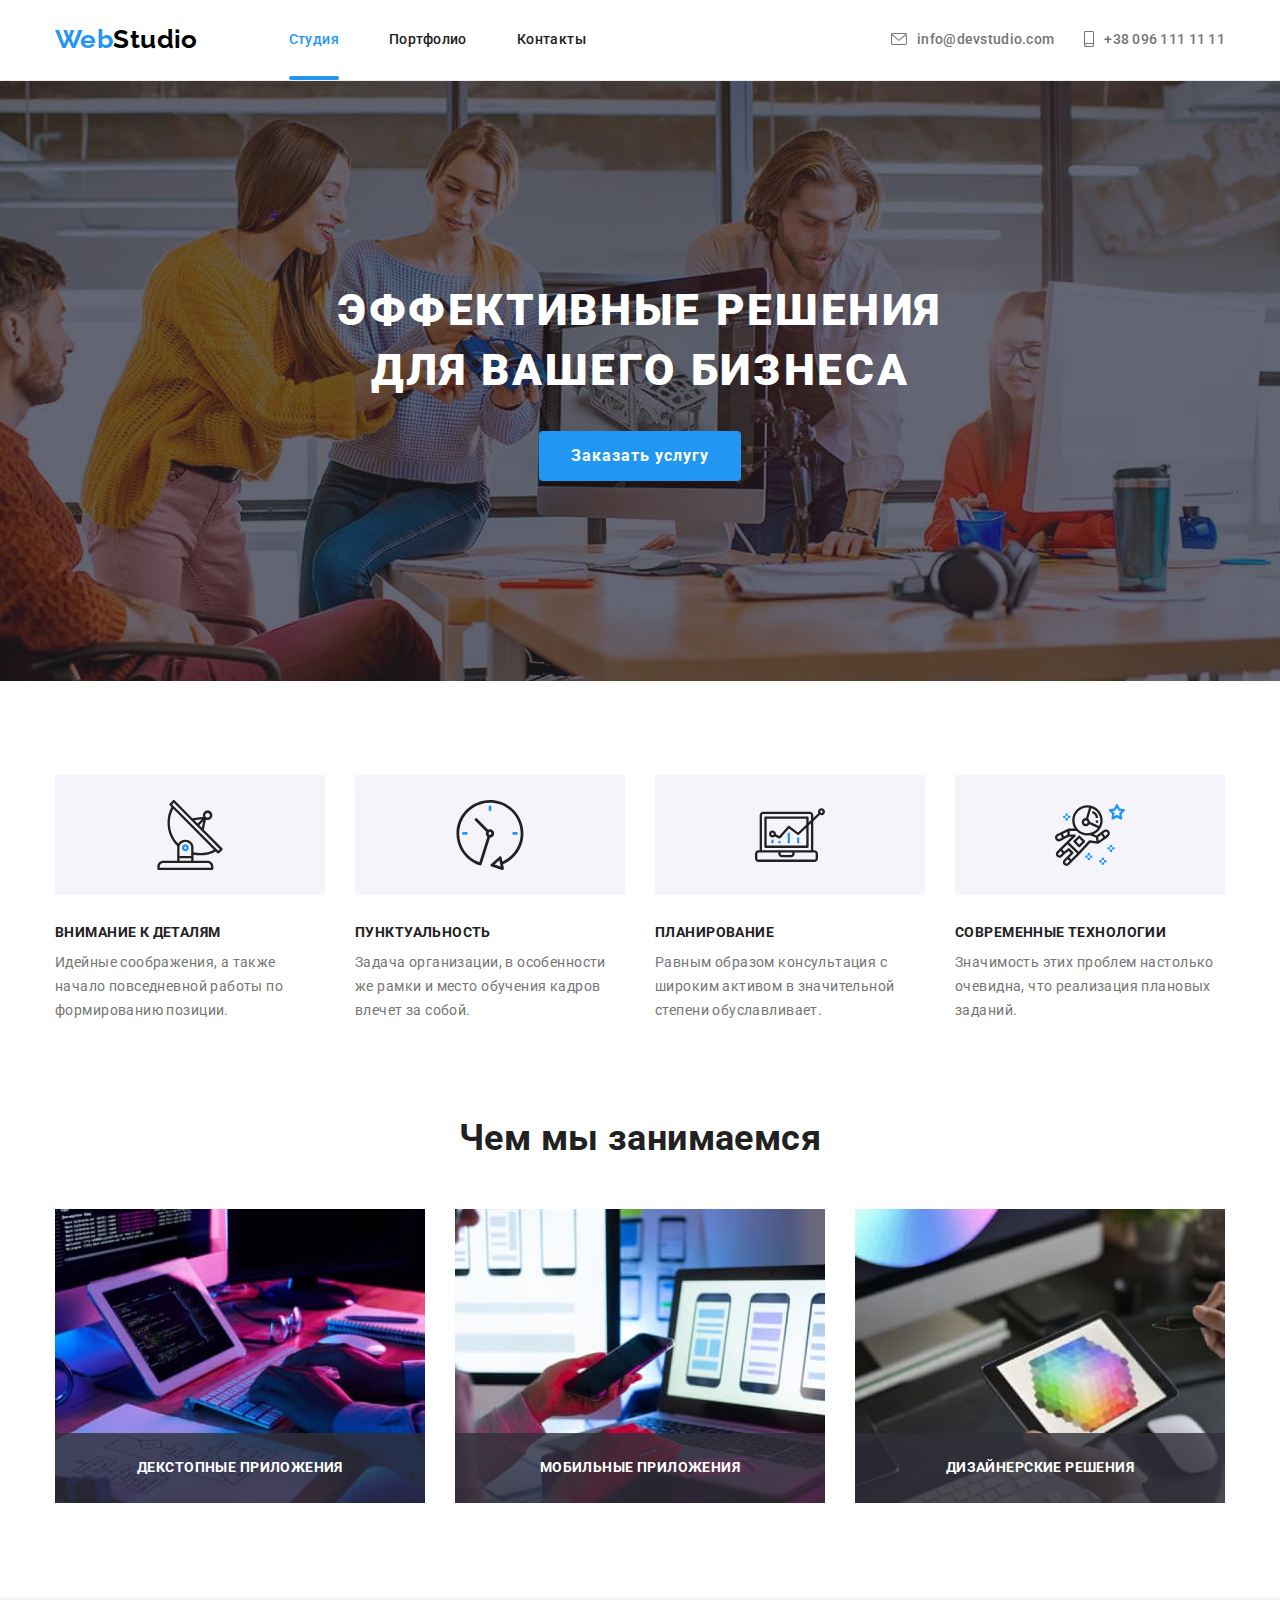
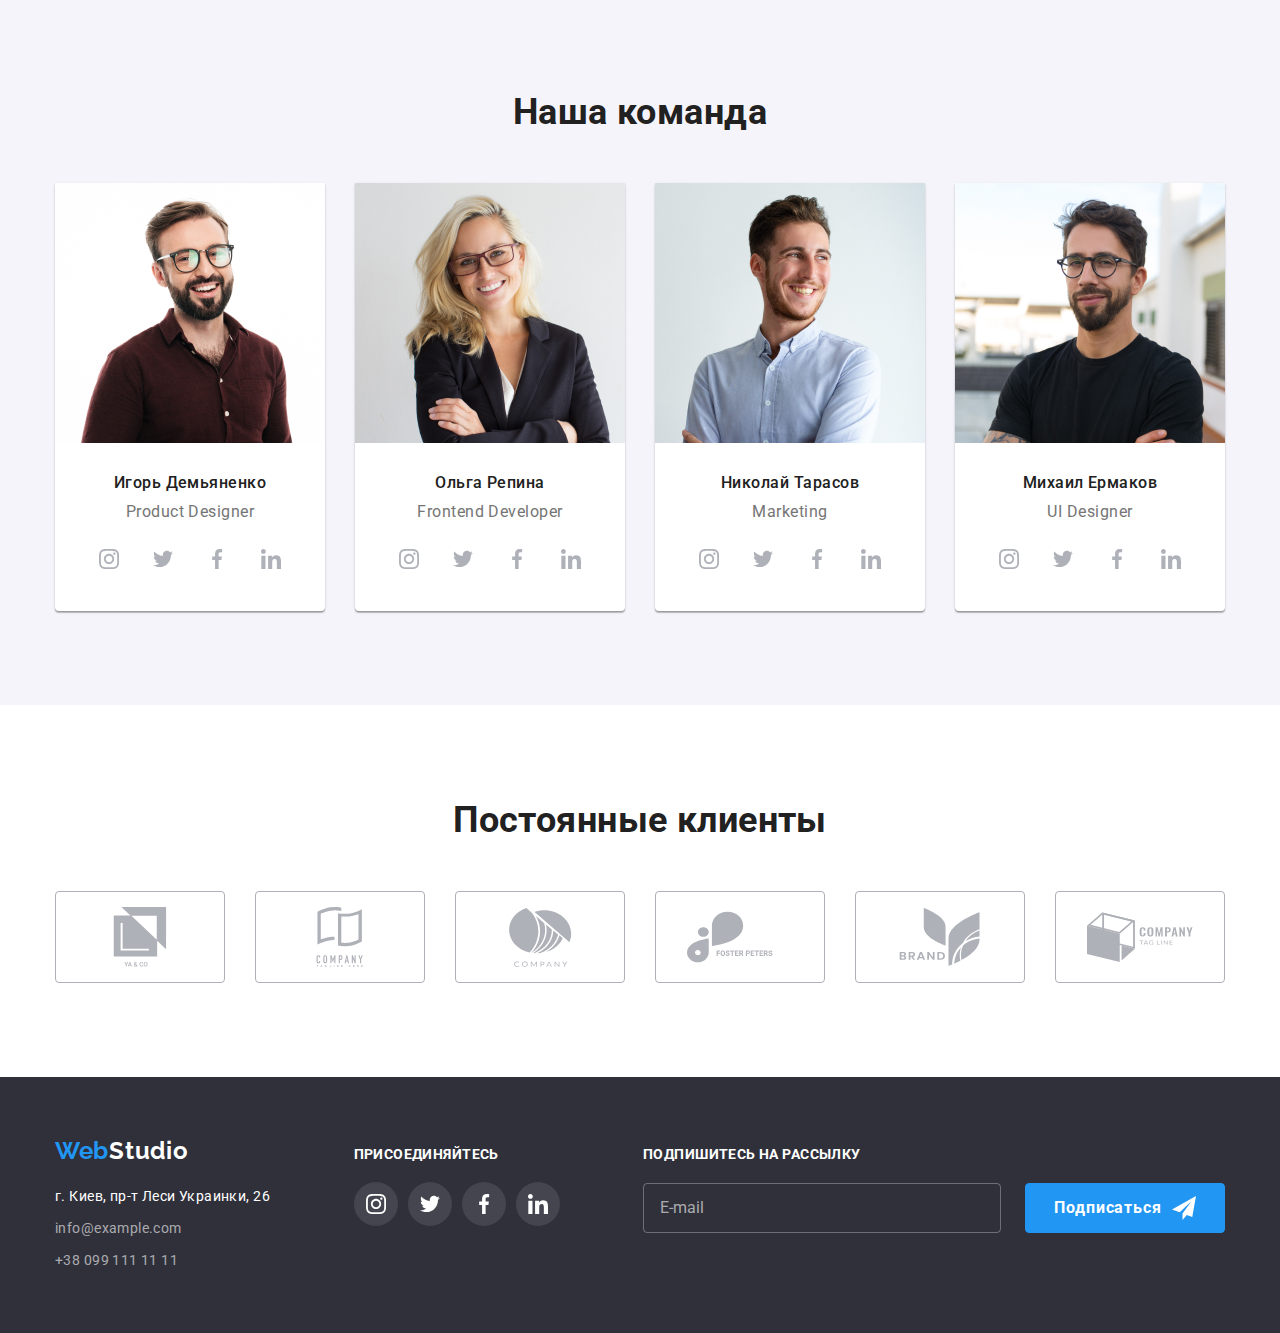
<file: index.html>
<!DOCTYPE html>
<html lang="ru">
  <head>
    <meta charset="UTF-8" />
    <meta http-equiv="X-UA-Compatible" content="IE=edge" />
    <meta name="viewport" content="width=device-width, initial-scale=1.0" />
    <title>Document</title>
    <link
      href="https://fonts.googleapis.com/css2?family=Raleway:wght@700&family=Roboto:wght@400;500;700;900&display=swap"
      rel="stylesheet"
    />
    <link
      rel="stylesheet"
      href="https://cdnjs.cloudflare.com/ajax/libs/modern-normalize/1.1.0/modern-normalize.min.css"
    />
    <!-- <link rel="stylesheet" href="./css/styles.css" /> -->
    <link rel="stylesheet" href="./css/main.min.css" />
  </head>
  <body>
    <!-- Шапка сайта -->
    <header class="page-header">
      <div class="container">
        <a href="index.html" class="logo__header"> Web<span class="logo__studio">Studio</span></a>
        <button type="button" class="mobile-open-btn">
          <svg class="mobile-soc-icon" width="40" height="40">
            <use href="./images/icons.svg#icon-menu_40px-1"></use>
          </svg>
        </button>
        <div class="nav-wrap">
          <nav class="nav">
            <ul class="nav__list list">
              <li class="nav__item"><a href="" class="nav__link current">Студия</a></li>
              <li class="nav__item"><a href="./portfolio.html" class="nav__link">Портфолио</a></li>
              <li class="nav__item"><a href="" class="nav__link">Контакты</a></li>
            </ul>
          </nav>

          <ul class="contacts header__contact list">
            <li class="nav__item">
              <a href="mailto:info@devstudio.com" class="nav__link">
                <svg class="item__icon-tab" width="14" height="10">
                  <use href="./images/icons.svg#icon-envelope-1-1"></use>
                </svg>
                <svg class="item__icon" width="16" height="12">
                  <use href="./images/icons.svg#icon-envelope"></use>
                </svg>
                info@devstudio.com</a
              >
            </li>
            <li class="nav__item">
              <a href="tel:+380961111111" class="nav__link">
                <svg class="item__icon-tab" width="10" height="14">
                  <use href="./images/icons.svg#icon-smartphone-1-1"></use>
                </svg>
                <svg class="item__icon" width="10" height="16">
                  <use href="./images/icons.svg#icon-smartphone"></use>
                </svg>
                +38 096 111 11 11
              </a>
            </li>
          </ul>
        </div>
      </div>

      <div class="mob-menu is-hidden">
        <div class="menu-container">
          <button type="button" class="mobile-close-btn">
            <svg class="mobile-soc-icon" width="40" height="40">
              <use href="./images/icons.svg#icon-close_40px-1"></use>
            </svg>
          </button>
          <div class="mob-menu-top">
            <ul class="mob-menu-list list">
              <li class="mob-menu-item">
                <a href="./index.html" class="mob-menu-link mob-menu-current">Студия</a>
              </li>
              <li class="mob-menu-item">
                <a href="./portfolio.html" class="mob-menu-link">Портфолио</a>
              </li>
              <li class="mob-menu-item"><a href="" class="mob-menu-link">Контакты</a></li>
            </ul>
          </div>
          <div class="mob-menu-bottom">
            <ul class="mob-contact list">
              <li class="mob-menu-item">
                <a href="tel:+380961111111" class="mob-tel-link"> +38 096 111 11 11 </a>
              </li>
              <li class="mob-menu-item">
                <a href="mailto:info@devstudio.com" class="mob-mail-link"> info@devstudio.com</a>
              </li>
            </ul>
            <ul class="mob-soc-list list">
              <li class="mob-soc-item">
                <a
                  href="Instagram"
                  class="mob-soc-link link"
                  target="_blank"
                  rel="noopener nofollow noreferrer"
                  >Instagram</a
                >
              </li>
              <li class="mob-soc-item">
                <a
                  href="Twitter"
                  class="mob-soc-link link"
                  target="_blank"
                  rel="noopener nofollow noreferrer"
                  >Twitter</a
                >
              </li>
              <li class="mob-soc-item">
                <a
                  href="Facebook"
                  class="mob-soc-link link"
                  target="_blank"
                  rel="noopener nofollow noreferrer"
                  >Facebook</a
                >
              </li>
              <li class="mob-soc-item">
                <a
                  href="LinkedIn"
                  class="mob-soc-link link"
                  target="_blank"
                  rel="noopener nofollow noreferrer"
                  >LinkedIn</a
                >
              </li>
            </ul>
          </div>
        </div>
      </div>
    </header>

    <main>
      <!--Герой-->

      <section class="hero">
        <div class="container">
          <h1 class="hero__title">Эффективные решения для вашего бизнеса</h1>
          <button type="button" class="hero__btn" data-modal-open>Заказать услугу</button>
        </div>
      </section>

      <!--Преемущество-->
      <section class="section section-feature">
        <div class="container">
          <h2 class="visually-hidden">Преемущество</h2>
          <ul class="feature-list list">
            <li class="feature-list__item">
              <div class="feature__thumb">
                <svg class="feature__icon" width="70" height="70">
                  <use href="./images/icons.svg#icon-antenna"></use>
                </svg>
              </div>
              <h3 class="feature__title">Внимание к деталям</h3>
              <p class="feature__text-title">
                Идейные соображения, а также начало повседневной работы по формированию позиции.
              </p>
            </li>
            <li class="feature-list__item">
              <div class="feature__thumb">
                <svg class="feature__icon" width="70" height="70">
                  <use href="./images/icons.svg#icon-clock"></use>
                </svg>
              </div>
              <h3 class="feature__title">Пунктуальность</h3>
              <p class="feature__text-title">
                Задача организации, в особенности же рамки и место обучения кадров влечет за собой.
              </p>
            </li>
            <li class="feature-list__item">
              <div class="feature__thumb">
                <svg class="feature__icon" width="70" height="70">
                  <use href="./images/icons.svg#icon-diagram"></use>
                </svg>
              </div>
              <h3 class="feature__title">Планирование</h3>
              <p class="feature__text-title">
                Равным образом консультация с широким активом в значительной степени обуславливает.
              </p>
            </li>
            <li class="feature-list__item">
              <div class="feature__thumb">
                <svg class="feature__icon" width="70" height="70">
                  <use href="./images/icons.svg#icon-astronaut"></use>
                </svg>
              </div>
              <h3 class="feature__title">Современные технологии</h3>
              <p class="feature__text-title">
                Значимость этих проблем настолько очевидна, что реализация плановых заданий.
              </p>
            </li>
          </ul>
        </div>
      </section>
      <!--Примеры работ-->

      <section class="section section-work work">
        <div class="container">
          <h2 class="section-title">Чем мы занимаемся</h2>
          <ul class="work-list-img list">
            <li class="images">
              <img
                srcset="./images/box.jpg 1x, ./images/box-2x.jpg 2x"
                src="./images/box.jpg"
                alt="Пишем код"
                width="370"
              />
              <p class="work-content">декстопные приложения</p>
            </li>
            <li class="images">
              <img
                srcset="./images/box-2.jpg 1x, ./images/box-2-2x.jpg 2x"
                src="./images/box-2.jpg"
                alt="Делаем оптимизацию"
                width="370"
              />
              <p class="work-content">мобильные приложения</p>
            </li>
            <li class="images">
              <img
                srcset="./images/box-3.jpg 1x, ./images/box-3-2x.jpg 2x"
                src="./images/box-3.jpg"
                alt="Рисуем логотипы"
                width="370"
              />
              <p class="work-content">дизайнерские решения</p>
            </li>
          </ul>
        </div>
      </section>

      <!--Наша команда-->
      <section class="section-team">
        <div class="container">
          <h2 class="section-title">Наша команда</h2>
          <ul class="team-list list">
            <li class="team-list__item">
              <picture>
                <source
                  srcset="./images/demianenko-pc.jpg 1x, ./images/demianenko-pc-2x.jpg 2x"
                  media="(min-width:1200px)"
                />
                <source
                  srcset="./images/demianenko-tab.jpg 1x, ./images/demianenko-tab-2x.jpg 2x"
                  media="(min-width:768px)"
                />
                <source
                  srcset="./images/demianenko-mob.jpg 1x, ./images/demianenko-mob-2x.jpg 2x"
                  media="(min-width:480px)"
                />
                <img src="./images/demianenko-mob.jpg" alt="Игорь Демьяненко" width="450" />
              </picture>

              <div class="team__content">
                <h3 class="section-title__team">Игорь Демьяненко</h3>
                <p class="team__top-text" lang="en">Product Designer</p>
                <ul class="employees__soc-list list">
                  <li class="employees__soc-item">
                    <a href="" class="employees__soc-link link">
                      <svg class="employees__soc-icon" width="20" height="20">
                        <use href="./images/icons.svg#icon-instagram-2-1"></use>
                      </svg>
                    </a>
                  </li>
                  <li class="employees__soc-item">
                    <a href="" class="employees__soc-link link">
                      <svg class="employees__soc-icon" width="20" height="20">
                        <use href="./images/icons.svg#icon-twitter-1-1"></use>
                      </svg>
                    </a>
                  </li>
                  <li class="employees__soc-item">
                    <a href="" class="employees__soc-link link">
                      <svg class="employees__soc-icon" width="20" height="20">
                        <use href="./images/icons.svg#icon-facebook-1-1"></use>
                      </svg>
                    </a>
                  </li>
                  <li class="employees__soc-item">
                    <a href="" class="employees__soc-link link"
                      ><svg class="employees__soc-icon" width="20" height="20">
                        <use href="./images/icons.svg#icon-linkedin-1-1"></use>
                      </svg>
                    </a>
                  </li>
                </ul>
              </div>
            </li>
            <li class="team-list__item">
              <picture>
                <source
                  srcset="./images/repina-pc.jpg 1x, ./images/repina-pc-2x.jpg 2x"
                  media="(min-width:1200px)"
                />
                <source
                  srcset="./images/repina-tab.jpg 1x, ./images/repina-tab-2x.jpg 2x"
                  media="(min-width:768px)"
                />
                <source
                  srcset="./images/repina-mob.jpg 1x, ./images/repina-mob-2x.jpg 2x"
                  media="(min-width:480px)"
                />
                <img src="./images/repina-mob.jpg" alt="Ольга Репина" width="450" />
              </picture>

              <div class="team__content">
                <h3 class="section-title__team">Ольга Репина</h3>
                <p class="team__top-text" lang="en">Frontend Developer</p>
                <ul class="employees__soc-list list">
                  <li class="employees__soc-item">
                    <a href="" class="employees__soc-link link">
                      <svg class="employees__soc-icon" width="20" height="20">
                        <use href="./images/icons.svg#icon-instagram-2-1"></use>
                      </svg>
                    </a>
                  </li>
                  <li class="employees__soc-item">
                    <a href="" class="employees__soc-link link">
                      <svg class="employees__soc-icon" width="20" height="20">
                        <use href="./images/icons.svg#icon-twitter-1-1"></use>
                      </svg>
                    </a>
                  </li>
                  <li class="employees__soc-item">
                    <a href="" class="employees__soc-link link">
                      <svg class="employees__soc-icon" width="20" height="20">
                        <use href="./images/icons.svg#icon-facebook-1-1"></use>
                      </svg>
                    </a>
                  </li>
                  <li class="employees__soc-item">
                    <a href="" class="employees__soc-link link"
                      ><svg class="employees__soc-icon" width="20" height="20">
                        <use href="./images/icons.svg#icon-linkedin-1-1"></use>
                      </svg>
                    </a>
                  </li>
                </ul>
              </div>
            </li>
            <li class="team-list__item">
              <picture>
                <source
                  srcset="./images/tarasov-pc.jpg 1x, ./images/tarasov-pc-2x.jpg 2x"
                  media="(min-width:1200px)"
                />
                <source
                  srcset="./images/tarasov-tab.jpg 1x, ./images/tarasov-tab-2x.jpg 2x"
                  media="(min-width:768px)"
                />
                <source
                  srcset="./images/tarasov-mob.jpg 1x, ./images/tarasov-mob-2x.jpg 2x"
                  media="(min-width:480px)"
                />
                <img src="./images/tarasov-mob.jpg" alt="Николай Тарасов" width="450" />
              </picture>

              <div class="team__content">
                <h3 class="section-title__team">Николай Тарасов</h3>
                <p class="team__top-text" lang="en">Marketing</p>
                <ul class="employees__soc-list list">
                  <li class="employees__soc-item">
                    <a href="" class="employees__soc-link link">
                      <svg class="employees__soc-icon" width="20" height="20">
                        <use href="./images/icons.svg#icon-instagram-2-1"></use>
                      </svg>
                    </a>
                  </li>
                  <li class="employees__soc-item">
                    <a href="" class="employees__soc-link link">
                      <svg class="employees__soc-icon" width="20" height="20">
                        <use href="./images/icons.svg#icon-twitter-1-1"></use>
                      </svg>
                    </a>
                  </li>
                  <li class="employees__soc-item">
                    <a href="" class="employees__soc-link link">
                      <svg class="employees__soc-icon" width="20" height="20">
                        <use href="./images/icons.svg#icon-facebook-1-1"></use>
                      </svg>
                    </a>
                  </li>
                  <li class="employees__soc-item">
                    <a href="" class="employees__soc-link link"
                      ><svg class="employees__soc-icon" width="20" height="20">
                        <use href="./images/icons.svg#icon-linkedin-1-1"></use>
                      </svg>
                    </a>
                  </li>
                </ul>
              </div>
            </li>
            <li class="team-list__item">
              <picture>
                <source
                  srcset="./images/ermakov-pc.jpg 1x, ./images/ermakov-pc-2x.jpg 2x"
                  media="(min-width:1200px)"
                />
                <source
                  srcset="./images/ermakov-tab.jpg 1x, ./images/ermakov-tab-2x.jpg 2x"
                  media="(min-width:768px)"
                />
                <source
                  srcset="./images/ermakov-mob.jpg 1x, ./images/ermakov-mob-2x.jpg 2x"
                  media="(min-width:480px)"
                />
                <img src="./images/ermakov-mob.jpg" alt="Михаил Ермаков" width="450" />
              </picture>

              <div class="team__content">
                <h3 class="section-title__team">Михаил Ермаков</h3>
                <p class="team__top-text" lang="en">UI Designer</p>
                <ul class="employees__soc-list list">
                  <li class="employees__soc-item">
                    <a href="" class="employees__soc-link link">
                      <svg class="employees__soc-icon" width="20" height="20">
                        <use href="./images/icons.svg#icon-instagram-2-1"></use>
                      </svg>
                    </a>
                  </li>
                  <li class="employees__soc-item">
                    <a href="" class="employees__soc-link link">
                      <svg class="employees__soc-icon" width="20" height="20">
                        <use href="./images/icons.svg#icon-twitter-1-1"></use>
                      </svg>
                    </a>
                  </li>
                  <li class="employees__soc-item">
                    <a href="" class="employees__soc-link link">
                      <svg class="employees__soc-icon" width="20" height="20">
                        <use href="./images/icons.svg#icon-facebook-1-1"></use>
                      </svg>
                    </a>
                  </li>
                  <li class="employees__soc-item">
                    <a href="" class="employees__soc-link link"
                      ><svg class="employees__soc-icon" width="20" height="20">
                        <use href="./images/icons.svg#icon-linkedin-1-1"></use>
                      </svg>
                    </a>
                  </li>
                </ul>
              </div>
            </li>
          </ul>
        </div>
      </section>
      <!--Постоянные клиенты-->
      <section class="section-clients">
        <div class="container">
          <h2 class="section-title">Постоянные клиенты</h2>
          <ul class="clients-soc-list list">
            <li class="clients-soc-item">
              <a href="" class="clients-soc-link link"
                ><svg class="clients-soc-icon" width="106" height="60">
                  <use href="./images/icons.svg#icon-ya-co"></use>
                </svg>
              </a>
            </li>
            <li class="clients-soc-item">
              <a href="" class="clients-soc-link link"
                ><svg class="clients-soc-icon" width="106" height="60">
                  <use href="./images/icons.svg#icon-tagline-here"></use>
                </svg>
              </a>
            </li>
            <li class="clients-soc-item">
              <a href="" class="clients-soc-link link"
                ><svg class="clients-soc-icon" width="106" height="60">
                  <use href="./images/icons.svg#icon-company"></use>
                </svg>
              </a>
            </li>
            <li class="clients-soc-item">
              <a href="" class="clients-soc-link link"
                ><svg class="clients-soc-icon" width="106" height="60">
                  <use href="./images/icons.svg#icon-foster-peters"></use>
                </svg>
              </a>
            </li>
            <li class="clients-soc-item">
              <a href="" class="clients-soc-link link"
                ><svg class="clients-soc-icon" width="106" height="60">
                  <use href="./images/icons.svg#icon-brand"></use>
                </svg>
              </a>
            </li>
            <li class="clients-soc-item">
              <a href="" class="clients-soc-link link"
                ><svg class="clients-soc-icon" width="106" height="60">
                  <use href="./images/icons.svg#icon-tagline"></use>
                </svg>
              </a>
            </li>
          </ul>
        </div>
      </section>
    </main>
    <!--Футер-->
    <footer class="page-footer">
      <div class="container">
        <div class="footer-div">
          <a href="index.html" class="logo__footer-img">
            Web<span class="logo-footer">Studio</span></a
          >
          <address>
            <ul class="contacts-footer-list list">
              <li class="footer-list-item">
                <a
                  href="https://goo.gl/maps/kiNc93dQbwmTf4A26"
                  class="link-map"
                  target="_blank"
                  rel="noopener nofollow"
                  >г. Киев, пр-т Леси Украинки, 26</a
                >
              </li>
              <li class="footer-list-item">
                <a href="mailto:info@example.com" class="link-footer">info@example.com</a>
              </li>
              <li class="footer-list-item">
                <a href="tel:+380991111111" class="link-footer">+38 099 111 11 11</a>
              </li>
            </ul>
          </address>
        </div>
        <div class="footer-soc">
          <h3 class="footer-soc-title">присоединяйтесь</h3>
          <ul class="footer-soc-list list">
            <li class="footer-soc-item">
              <a href class="footer-soc-link">
                <svg class="footer-soc-icon" width="20" height="20">
                  <use href="./images/icons.svg#icon-instagram-2-1"></use>
                </svg>
              </a>
            </li>
            <li class="footer-soc-item">
              <a href class="footer-soc-link">
                <svg class="footer-soc-icon" width="20" height="20">
                  <use href="./images/icons.svg#icon-twitter-1-1"></use>
                </svg>
              </a>
            </li>
            <li class="footer-soc-item">
              <a href class="footer-soc-link">
                <svg class="footer-soc-icon" width="20" height="20">
                  <use href="./images/icons.svg#icon-facebook-1-1"></use>
                </svg>
              </a>
            </li>
            <li class="footer-soc-item">
              <a href class="footer-soc-link">
                <svg class="footer-soc-icon" width="20" height="20">
                  <use href="./images/icons.svg#icon-linkedin-1-1"></use>
                </svg>
              </a>
            </li>
          </ul>
        </div>
        <!----------Форма футера----------->
        <div class="subscribe-footer">
          <p class="footer-title">Подпишитесь на рассылку</p>
          <form class="subscribe-form">
            <input
              class="footer-form-input"
              type="email"
              name="email"
              id="subscribe-email"
              placeholder="E-mail"
              required
            />
            <button type="submit" class="btn-subscribe">
              Подписаться
              <svg class="substrime-icon" width="24" height="24">
                <use href="./images/icons.svg#icon-icon-send-1"></use>
              </svg>
            </button>
          </form>
        </div>
      </div>
    </footer>
    <!-- Модальное окно -->
    <div class="backdrop is-hidden" data-modal>
      <div class="modal">
        <button type="button" class="modal-close-btn" data-modal-close>
          <svg class="modal-soc-icon" width="20" height="20">
            <use href="./images/icons.svg#icon-close-black-18dp-2-1-1"></use>
          </svg>
        </button>
        <p class="modal-title">Оставьте свои данные, мы вам перезвоним</p>
        <form>
          <div class="modal-field">
            <label for="user-name" class="modal-label">Имя</label>
            <div class="input-wrap">
              <input type="name" class="modal-input" name="user-name" required id="user-name" />

              <svg class="modal-icon" width="18" height="18">
                <use href="./images/icons.svg#icon-person-black-18dp-1-1"></use>
              </svg>
            </div>
          </div>
          <div class="modal-field">
            <label for="user-tel" class="modal-label">Телефон</label>
            <div class="input-wrap">
              <input type="tel" class="modal-input" name="user-tel" required id="user-tel" />
              <svg class="modal-icon" width="18" height="18">
                <use href="./images/icons.svg#icon-phone-black-18dp-1-1"></use>
              </svg>
            </div>
          </div>
          <div class="modal-field">
            <label for="user-email" class="modal-label">Почта</label>
            <div class="input-wrap">
              <input type="email" class="modal-input" name="user-email" required id="user-email" />
              <svg class="modal-icon" width="18" height="18">
                <use href="./images/icons.svg#icon-email-black-18dp-1-1"></use>
              </svg>
            </div>
          </div>
          <div class="modal-field comment-field">
            <label for="user-text" class="modal-label">Комментарий</label>

            <textarea
              name="user-text"
              id="user-text"
              class="modal-text"
              placeholder="Введите текст"
            ></textarea>
          </div>

          <div class="check">
            <input
              type="checkbox"
              name="privacy"
              value="true"
              class="modal-check visually-hidden"
              id="privacy"
            />
            <label for="privacy" class="check-text"
              >Соглашаюсь с рассылкой и принимаю<a class="textarea-link" href="">
                Условия договора</a
              >
            </label>
          </div>

          <button type="submit" class="modal-button">Отправить</button>
        </form>
      </div>
    </div>
    <script src="./js/modal.js"></script>
    <script src="./js/menu.js"></script>
  </body>
</html>
</file>
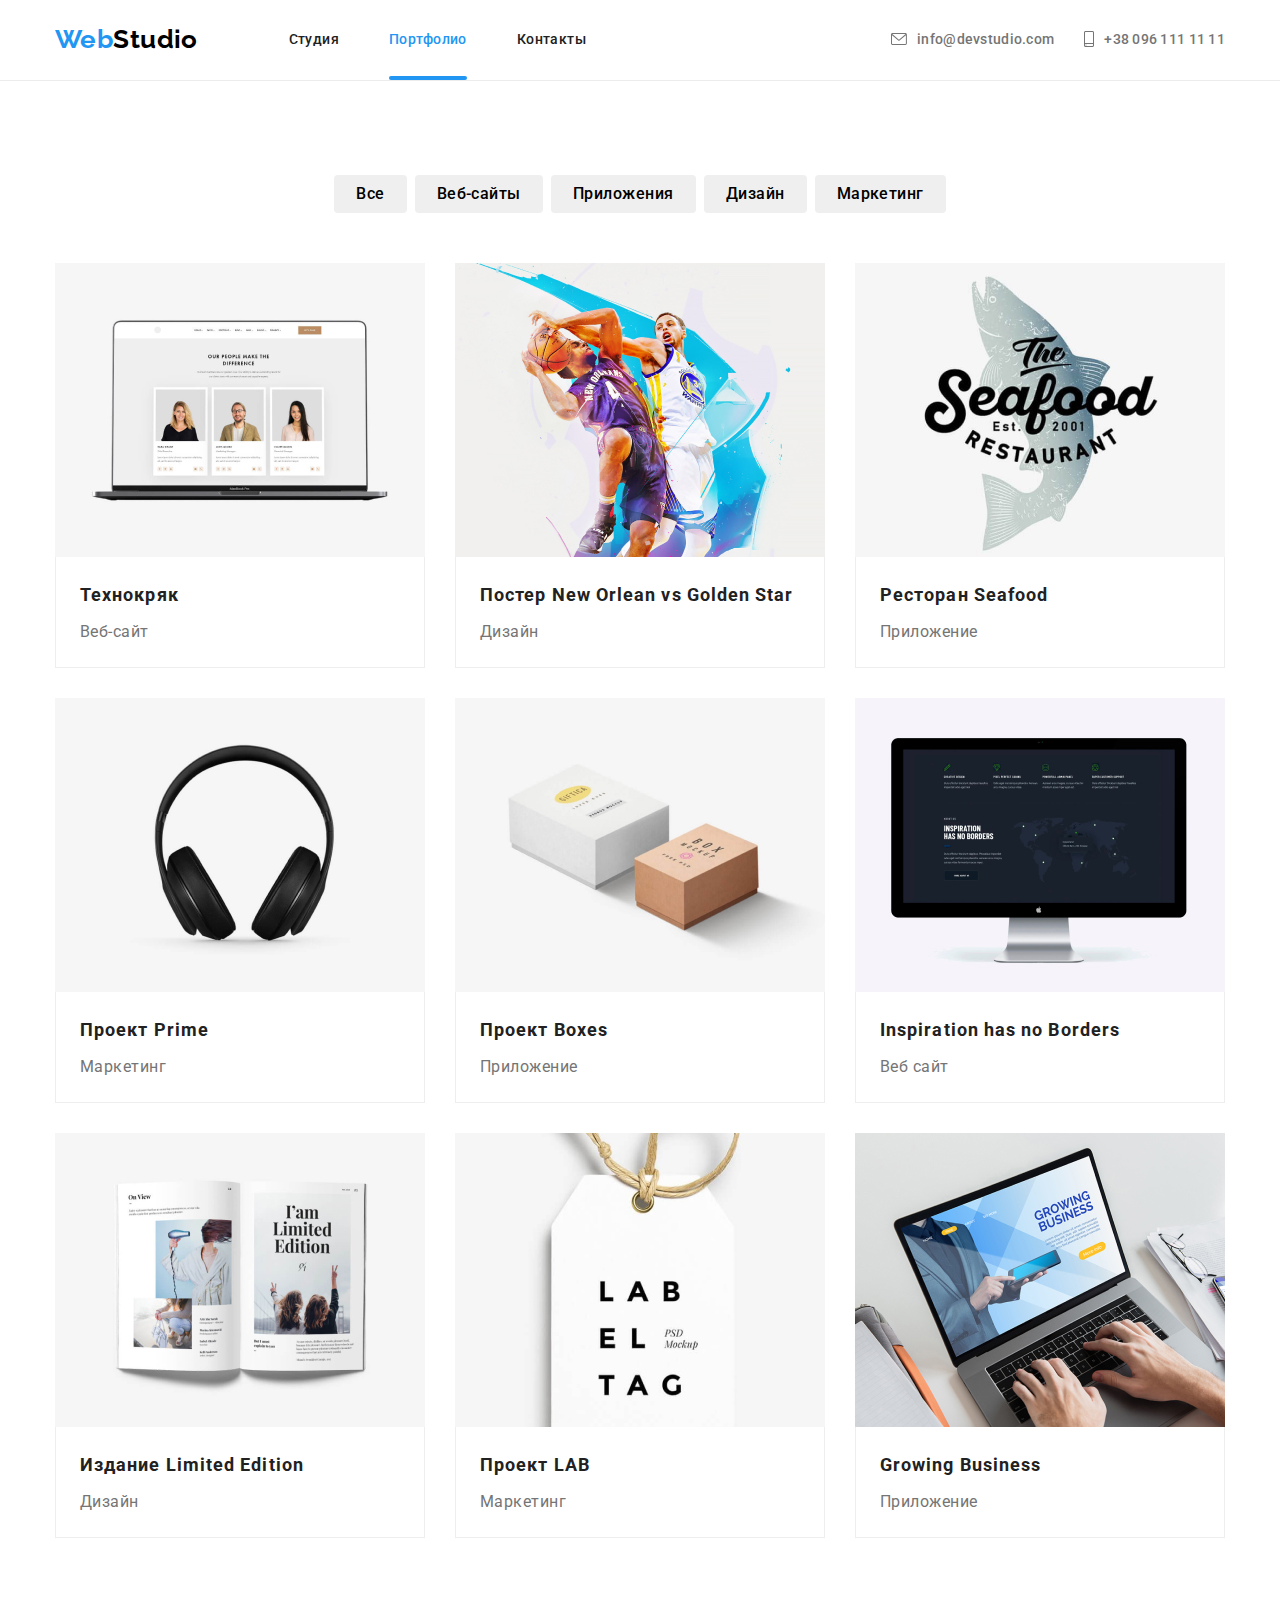
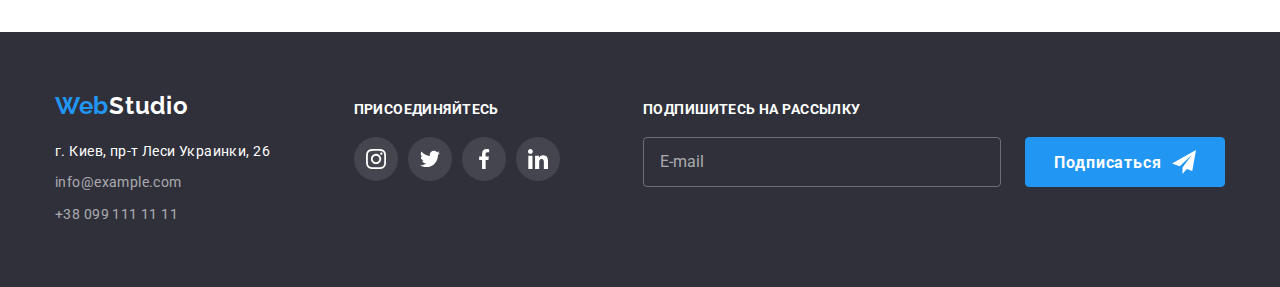
<file: portfolio.html>
<!DOCTYPE html>
<html lang="ru">
  <head>
    <meta charset="UTF-8" />
    <meta http-equiv="X-UA-Compatible" content="IE=edge" />
    <meta name="viewport" content="width=device-width, initial-scale=1.0" />
    <title>Document</title>
    <link
      href="https://fonts.googleapis.com/css2?family=Raleway:wght@700&family=Roboto:wght@400;500;700;900&display=swap"
      rel="stylesheet"
    />
    <link
      rel="stylesheet"
      href="https://cdnjs.cloudflare.com/ajax/libs/modern-normalize/1.1.0/modern-normalize.min.css"
    />
    <!-- <link rel="stylesheet" href="./css/styles.css" /> -->
    <link rel="stylesheet" href="./css/main.min.css" />
  </head>
  <body>
    <!--Шапка сайта-->
    <header class="page-header">
      <div class="container">
        <a href="index.html" class="logo__header"> Web<span class="logo__studio">Studio</span></a>
        <button type="button" class="mobile-open-btn">
          <svg class="mobile-soc-icon" width="40" height="40">
            <use href="./images/icons.svg#icon-menu_40px-1"></use>
          </svg>
        </button>
        <div class="nav-wrap">
          <nav class="nav">
            <ul class="nav__list list">
              <li class="nav__item"><a href="./index.html" class="nav__link">Студия</a></li>
              <li class="nav__item">
                <a href="./portfolio.html" class="nav__link current">Портфолио</a>
              </li>
              <li class="nav__item"><a href="" class="nav__link">Контакты</a></li>
            </ul>
          </nav>

          <ul class="contacts header__contact list">
            <li class="nav__item">
              <a href="mailto:info@devstudio.com" class="nav__link">
                <svg class="item__icon-tab" width="14" height="10">
                  <use href="./images/icons.svg#icon-envelope-1-1"></use>
                </svg>
                <svg class="item__icon" width="16" height="12">
                  <use href="./images/icons.svg#icon-envelope"></use>
                </svg>
                info@devstudio.com</a
              >
            </li>
            <li class="nav__item">
              <a href="tel:+380961111111" class="nav__link">
                <svg class="item__icon-tab" width="10" height="14">
                  <use href="./images/icons.svg#icon-smartphone-1-1"></use>
                </svg>
                <svg class="item__icon" width="10" height="16">
                  <use href="./images/icons.svg#icon-smartphone"></use>
                </svg>
                +38 096 111 11 11
              </a>
            </li>
          </ul>
        </div>
      </div>

      <div class="mob-menu is-hidden">
        <div class="menu-container">
          <button type="button" class="mobile-close-btn">
            <svg class="mobile-soc-icon" width="40" height="40">
              <use href="./images/icons.svg#icon-close_40px-1"></use>
            </svg>
          </button>
          <div class="mob-menu-top">
            <ul class="mob-menu-list list">
              <li class="mob-menu-item">
                <a href="./index.html" class="mob-menu-link">Студия</a>
              </li>
              <li class="mob-menu-item">
                <a href="./portfolio.html" class="mob-menu-link mob-menu-current">Портфолио</a>
              </li>
              <li class="mob-menu-item"><a href="" class="mob-menu-link">Контакты</a></li>
            </ul>
          </div>
          <div class="mob-menu-bottom">
            <ul class="mob-contact list">
              <li class="mob-menu-item">
                <a href="tel:+380961111111" class="mob-tel-link"> +38 096 111 11 11 </a>
              </li>
              <li class="mob-menu-item">
                <a href="mailto:info@devstudio.com" class="mob-mail-link"> info@devstudio.com</a>
              </li>
            </ul>
            <ul class="mob-soc-list list">
              <li class="mob-soc-item">
                <a
                  href="Instagram"
                  class="mob-soc-link link"
                  target="_blank"
                  rel="noopener nofollow noreferrer"
                  >Instagram</a
                >
              </li>
              <li class="mob-soc-item">
                <a
                  href="Twitter"
                  class="mob-soc-link link"
                  target="_blank"
                  rel="noopener nofollow noreferrer"
                  >Twitter</a
                >
              </li>
              <li class="mob-soc-item">
                <a
                  href="Facebook"
                  class="mob-soc-link link"
                  target="_blank"
                  rel="noopener nofollow noreferrer"
                  >Facebook</a
                >
              </li>
              <li class="mob-soc-item">
                <a
                  href="LinkedIn"
                  class="mob-soc-link link"
                  target="_blank"
                  rel="noopener nofollow noreferrer"
                  >LinkedIn</a
                >
              </li>
            </ul>
          </div>
        </div>
      </div>
    </header>
    <main>
      <!--Услуги-->
      <section class="section-portfolio">
        <div class="container">
          <h1 class="visually-hidden">Примеры работ</h1>
          <ul class="buttons-nav list">
            <li class="button-portfolio"><button type="button" class="button-nav">Все</button></li>
            <li class="button-portfolio">
              <button type="button" class="button-nav">Веб-сайты</button>
            </li>
            <li class="button-portfolio">
              <button type="button" class="button-nav">Приложения</button>
            </li>
            <li class="button-portfolio">
              <button type="button" class="button-nav">Дизайн</button>
            </li>
            <li class="button-portfolio">
              <button type="button" class="button-nav">Маркетинг</button>
            </li>
          </ul>

          <!--Примеры работ-->

          <ul class="work-list list">
            <li class="galery-item">
              <a href="" class="galery-link link">
                <div class="galery-wrap">
                  <picture>
                    <source
                      srcset="./images/1-pc.jpg 1x, ./images/1-pc-2x.jpg 2x"
                      media="(min-width:1200px)"
                    />
                    <source
                      srcset="./images/1-tab.jpg 1x, ./images/1-tab-2x.jpg 2x"
                      media="(min-width:768px)"
                    />
                    <source
                      srcset="./images/1-mob.jpg 1x, ./images/1-mob-2x.jpg 2x"
                      media="(min-width:480px)"
                    />
                    <img src="./images/1-mob.jpg" alt="Технокряк" width="450" />
                  </picture>

                  <p class="portfolio-text">
                    Ресурс предлагает комплексные предложения с разным уровнем функционала и
                    сервисов. Все это позволит посетителю получить исчерпывающие сведения о компании
                    или частном лице.
                  </p>
                </div>

                <div class="portfolio-content">
                  <h2 class="section-title-portfolio">Технокряк</h2>
                  <p class="text">Веб-сайт</p>
                </div>
              </a>
            </li>
            <li class="galery-item">
              <a href="" class="galery-link link">
                <div class="galery-wrap">
                  <picture>
                    <source
                      srcset="./images/2-pc.jpg 1x, ./images/2-pc-2x.jpg 2x"
                      media="(min-width:1200px)"
                    />
                    <source
                      srcset="./images/2-tab.jpg 1x, ./images/2-tab-2x.jpg 2x"
                      media="(min-width:768px)"
                    />
                    <source
                      srcset="./images/2-mob.jpg 1x, ./images/2-mob-2x.jpg 2x"
                      media="(min-width:480px)"
                    />
                    <img
                      src="./images/2-mob.jpg"
                      alt="Постер New Orlean vs Golden Star"
                      width="450"
                    />
                  </picture>

                  <p class="portfolio-text">
                    Ресурс предлагает комплексные предложения с разным уровнем функционала и
                    сервисов. Все это позволит посетителю получить исчерпывающие сведения о компании
                    или частном лице.
                  </p>
                </div>
                <div class="portfolio-content">
                  <h2 class="section-title-portfolio" lang="en">
                    Постер New Orlean vs Golden Star
                  </h2>
                  <p class="text">Дизайн</p>
                </div>
              </a>
            </li>
            <li class="galery-item">
              <a href="" class="galery-link link">
                <div class="galery-wrap">
                  <picture>
                    <source
                      srcset="./images/3-pc.jpg 1x, ./images/3-pc-2x.jpg 2x"
                      media="(min-width:1200px)"
                    />
                    <source
                      srcset="./images/3-tab.jpg 1x, ./images/3-tab-2x.jpg 2x"
                      media="(min-width:768px)"
                    />
                    <source
                      srcset="./images/3-mob.jpg 1x, ./images/3-mob-2x.jpg 2x"
                      media="(min-width:480px)"
                    />
                    <img src="./images/3-mob.jpg" alt="Ресторан Seafood" width="450" />
                  </picture>

                  <p class="portfolio-text">
                    Ресурс предлагает комплексные предложения с разным уровнем функционала и
                    сервисов. Все это позволит посетителю получить исчерпывающие сведения о компании
                    или частном лице.
                  </p>
                </div>
                <div class="portfolio-content">
                  <h2 class="section-title-portfolio" lang="en">Ресторан Seafood</h2>
                  <p class="text">Приложение</p>
                </div>
              </a>
            </li>
            <li class="galery-item">
              <a href="" class="galery-link link">
                <div class="galery-wrap">
                  <picture>
                    <source
                      srcset="./images/4-pc.jpg 1x, ./images/4-pc-2x.jpg 2x"
                      media="(min-width:1200px)"
                    />
                    <source
                      srcset="./images/4-tab.jpg 1x, ./images/4-tab-2x.jpg 2x"
                      media="(min-width:768px)"
                    />
                    <source
                      srcset="./images/4-mob.jpg 1x, ./images/4-mob-2x.jpg 2x"
                      media="(min-width:480px)"
                    />
                    <img src="./images/4-mob.jpg" alt="Проект Prime" width="450" />
                  </picture>

                  <p class="portfolio-text">
                    Ресурс предлагает комплексные предложения с разным уровнем функционала и
                    сервисов. Все это позволит посетителю получить исчерпывающие сведения о компании
                    или частном лице.
                  </p>
                </div>
                <div class="portfolio-content">
                  <h2 class="section-title-portfolio" lang="en">Проект Prime</h2>
                  <p class="text">Маркетинг</p>
                </div>
              </a>
            </li>
            <li class="galery-item">
              <a href="" class="galery-link link">
                <div class="galery-wrap">
                  <picture>
                    <source
                      srcset="./images/5-pc.jpg 1x, ./images/5-pc-2x.jpg 2x"
                      media="(min-width:1200px)"
                    />
                    <source
                      srcset="./images/5-tab.jpg 1x, ./images/5-tab-2x.jpg 2x"
                      media="(min-width:768px)"
                    />
                    <source
                      srcset="./images/5-mob.jpg 1x, ./images/5-mob-2x.jpg 2x"
                      media="(min-width:480px)"
                    />
                    <img src="./images/5-mob.jpg" alt="Проект Boxes" width="450" />
                  </picture>

                  <p class="portfolio-text">
                    Ресурс предлагает комплексные предложения с разным уровнем функционала и
                    сервисов. Все это позволит посетителю получить исчерпывающие сведения о компании
                    или частном лице.
                  </p>
                </div>
                <div class="portfolio-content">
                  <h2 class="section-title-portfolio" lang="en">Проект Boxes</h2>
                  <p class="text">Приложение</p>
                </div>
              </a>
            </li>
            <li class="galery-item">
              <a href="" class="galery-link link">
                <div class="galery-wrap">
                  <picture>
                    <source
                      srcset="./images/6-pc.jpg 1x, ./images/6-pc-2x.jpg 2x"
                      media="(min-width:1200px)"
                    />
                    <source
                      srcset="./images/6-tab.jpg 1x, ./images/6-tab-2x.jpg 2x"
                      media="(min-width:768px)"
                    />
                    <source
                      srcset="./images/6-mob.jpg 1x, ./images/6-mob-2x.jpg 2x"
                      media="(min-width:480px)"
                    />
                    <img src="./images/6-mob.jpg" alt="Inspiration has no Borders" width="450" />
                  </picture>

                  <p class="portfolio-text">
                    Ресурс предлагает комплексные предложения с разным уровнем функционала и
                    сервисов. Все это позволит посетителю получить исчерпывающие сведения о компании
                    или частном лице.
                  </p>
                </div>
                <div class="portfolio-content">
                  <h2 class="section-title-portfolio" lang="en">Inspiration has no Borders</h2>
                  <p class="text">Веб сайт</p>
                </div>
              </a>
            </li>
            <li class="galery-item">
              <a href="" class="galery-link link">
                <div class="galery-wrap">
                  <picture>
                    <source
                      srcset="./images/7-pc.jpg 1x, ./images/7-pc-2x.jpg 2x"
                      media="(min-width:1200px)"
                    />
                    <source
                      srcset="./images/7-tab.jpg 1x, ./images/7-tab-2x.jpg 2x"
                      media="(min-width:768px)"
                    />
                    <source
                      srcset="./images/7-mob.jpg 1x, ./images/7-mob-2x.jpg 2x"
                      media="(min-width:480px)"
                    />
                    <img src="./images/7-mob.jpg" alt="Издание Limited Edition" width="450" />
                  </picture>

                  <p class="portfolio-text">
                    Ресурс предлагает комплексные предложения с разным уровнем функционала и
                    сервисов. Все это позволит посетителю получить исчерпывающие сведения о компании
                    или частном лице.
                  </p>
                </div>
                <div class="portfolio-content">
                  <h2 class="section-title-portfolio" lang="en">Издание Limited Edition</h2>
                  <p class="text">Дизайн</p>
                </div>
              </a>
            </li>
            <li class="galery-item">
              <a href="" class="galery-link link">
                <div class="galery-wrap">
                  <picture>
                    <source
                      srcset="./images/8-pc.jpg 1x, ./images/8-pc-2x.jpg 2x"
                      media="(min-width:1200px)"
                    />
                    <source
                      srcset="./images/8-tab.jpg 1x, ./images/8-tab-2x.jpg 2x"
                      media="(min-width:768px)"
                    />
                    <source
                      srcset="./images/8-mob.jpg 1x, ./images/8-mob-2x.jpg 2x"
                      media="(min-width:480px)"
                    />
                    <img src="./images/8-mob.jpg" alt="Проект LAB" width="450" />
                  </picture>

                  <p class="portfolio-text">
                    Ресурс предлагает комплексные предложения с разным уровнем функционала и
                    сервисов. Все это позволит посетителю получить исчерпывающие сведения о компании
                    или частном лице.
                  </p>
                </div>
                <div class="portfolio-content">
                  <h2 class="section-title-portfolio">Проект LAB</h2>
                  <p class="text">Маркетинг</p>
                </div>
              </a>
            </li>
            <li class="galery-item">
              <a href="" class="galery-link link">
                <div class="galery-wrap">
                  <picture>
                    <source
                      srcset="./images/9-pc.jpg 1x, ./images/9-pc-2x.jpg 2x"
                      media="(min-width:1200px)"
                    />
                    <source
                      srcset="./images/9-tab.jpg 1x, ./images/9-tab-2x.jpg 2x"
                      media="(min-width:768px)"
                    />
                    <source
                      srcset="./images/9-mob.jpg 1x, ./images/9-mob-2x.jpg 2x"
                      media="(min-width:480px)"
                    />
                    <img src="./images/9-mob.jpg" alt="Growing Business" width="450" />
                  </picture>

                  <p class="portfolio-text">
                    Ресурс предлагает комплексные предложения с разным уровнем функционала и
                    сервисов. Все это позволит посетителю получить исчерпывающие сведения о компании
                    или частном лице.
                  </p>
                </div>
                <div class="portfolio-content">
                  <h2 class="section-title-portfolio" lang="en">Growing Business</h2>
                  <p class="text">Приложение</p>
                </div>
              </a>
            </li>
          </ul>
        </div>
      </section>
    </main>
    <!--Футер-->
    <footer class="page-footer">
      <div class="container">
        <div class="footer-div">
          <a href="index.html" class="logo__footer-img">
            Web<span class="logo-footer">Studio</span></a
          >
          <address>
            <ul class="contacts-footer-list list">
              <li class="footer-list-item">
                <a
                  href="https://goo.gl/maps/kiNc93dQbwmTf4A26"
                  class="link-map"
                  target="_blank"
                  rel="noopener nofollow"
                  >г. Киев, пр-т Леси Украинки, 26</a
                >
              </li>
              <li class="footer-list-item">
                <a href="mailto:info@example.com" class="link-footer">info@example.com</a>
              </li>
              <li class="footer-list-item">
                <a href="tel:+380991111111" class="link-footer">+38 099 111 11 11</a>
              </li>
            </ul>
          </address>
        </div>
        <div class="footer-soc">
          <h3 class="footer-soc-title">присоединяйтесь</h3>
          <ul class="footer-soc-list list">
            <li class="footer-soc-item">
              <a href class="footer-soc-link">
                <svg class="footer-soc-icon" width="20" height="20">
                  <use href="./images/icons.svg#icon-instagram-2-1"></use>
                </svg>
              </a>
            </li>
            <li class="footer-soc-item">
              <a href class="footer-soc-link">
                <svg class="footer-soc-icon" width="20" height="20">
                  <use href="./images/icons.svg#icon-twitter-1-1"></use>
                </svg>
              </a>
            </li>
            <li class="footer-soc-item">
              <a href class="footer-soc-link">
                <svg class="footer-soc-icon" width="20" height="20">
                  <use href="./images/icons.svg#icon-facebook-1-1"></use>
                </svg>
              </a>
            </li>
            <li class="footer-soc-item">
              <a href class="footer-soc-link">
                <svg class="footer-soc-icon" width="20" height="20">
                  <use href="./images/icons.svg#icon-linkedin-1-1"></use>
                </svg>
              </a>
            </li>
          </ul>
        </div>
        <!----------Форма футера----------->
        <div class="subscribe-footer">
          <p class="footer-title">Подпишитесь на рассылку</p>
          <form class="subscribe-form">
            <input
              class="footer-form-input"
              type="email"
              name="email"
              id="subscribe-email"
              placeholder="E-mail"
            />
            <button type="submit" class="btn-subscribe">
              Подписаться
              <svg class="substrime-icon" width="24" height="24">
                <use href="./images/icons.svg#icon-icon-send-1"></use>
              </svg>
            </button>
          </form>
        </div>
      </div>
    </footer>
    <script src="./js/menu.js"></script>
  </body>
</html>
</file>
<file: css/styles.css>
/* hero */

/* features */

/* Examples */

/* Постоянные клиенты */

/* Button */

/* Footer-contacts */
</file>
<file: css/main.min.css>
:root{--primary-text-color: #212121;--title-text-color: #757575;--acent-color: #2196f3;--primary-bg-color: #ffffff;--bg-color-button: #f5f4fa;--hero-bg-color: #2f303a;--footer-contacts-color: rgba(255, 255, 255, 0.6);--icon-color: #afb1b8}body{background-color:var(--primary-bg-color);color:var(--title-text-color);font-family:Roboto,sans-serif;font-weight:400;font-size:14px;line-height:1.71;letter-spacing:.03em}h1,h2,h3,h4,h5,h6,p{margin:0}ul,ol{margin:0;padding-left:0}img{display:block;max-width:100%;height:auto;width:100%}address{font-style:normal}.list{list-style:none;padding:0;margin:0}.visually-hidden{position:absolute;width:1px;height:1px;margin:-1px;border:0;padding:0;white-space:nowrap;clip-path:inset(100%);clip:rect(0 0 0 0);overflow:hidden}.container{width:100%;margin:0 auto;padding-left:15px;padding-right:15px}@media screen and (min-width: 480px){.container{width:480px}}@media screen and (min-width: 768px){.container{width:768px}}@media screen and (min-width: 1200px){.container{width:1200px}}.logo__header{color:var(--acent-color);font-family:Raleway,sans-serif;font-weight:700;font-size:24px;line-height:1.17;text-decoration:none}@media screen and (min-width: 1200px){.logo__header{font-weight:700;font-size:26px;line-height:1.19}}.page-header{padding-top:10px;padding-bottom:10px;border-bottom:1px solid #ececec}@media screen and (min-width: 768px){.page-header{padding-top:21px;padding-bottom:21px}}@media screen and (min-width: 1200px){.page-header{padding-top:24px;padding-bottom:25px}}.page-header>.container{display:flex;align-items:center}.logo__studio{color:#000}.nav-wrap{display:none}@media screen and (min-width: 768px){.nav-wrap{display:flex;align-items:center;margin-left:auto}}.nav__list{display:flex}.nav__list .nav__item{margin-right:50px}.nav__list .nav__item:last-child{margin-right:0}.nav__list .nav__link{padding-top:32px;padding-bottom:32px;color:var(--primary-text-color);font-weight:500;font-size:14px;line-height:1.14;text-decoration:none;position:relative;transition:color 250ms cubic-bezier(0.4, 0, 0.2, 1)}.nav__list .nav__link:hover,.nav__list .nav__link:focus{color:var(--acent-color)}.nav__list .nav__link.current{color:var(--acent-color)}.main-nav{display:flex;align-items:center}.current::after{content:"";position:absolute;width:100%;height:4px;background-color:var(--acent-color);border-radius:2px;left:0;bottom:-1px}@media screen and (min-width: 768px){.contacts{display:flex;flex-direction:column;gap:10px}}@media screen and (min-width: 1200px){.contacts{display:flex;flex-direction:row;gap:30px}}.header__contact{margin-left:auto;margin-left:84px}@media screen and (min-width: 1200px){.header__contact{margin-left:305px}}.contacts .nav__link{display:flex;color:var(--title-text-color);font-weight:500;font-size:12px;line-height:1.16;letter-spacing:.02em;text-decoration:none;align-items:center;transition:color 250ms cubic-bezier(0.4, 0, 0.2, 1)}.contacts .nav__link:hover,.contacts .nav__link:focus{color:var(--acent-color)}@media screen and (max-width: 1199px){.contacts .nav__link{padding:0}}@media screen and (min-width: 1200px){.contacts .nav__link{font-weight:500;font-size:14px;line-height:1.1428571429;letter-spacing:.02em}}.site-nav .nav__link.current{color:var(--acent-color)}.item__icon{display:none;margin-right:8px;fill:currentColor}@media screen and (min-width: 1200px){.item__icon{display:block;margin-right:10px}}.item__icon-tab{display:block;margin-right:8px;fill:currentColor}@media screen and (min-width: 1200px){.item__icon-tab{display:none}}.mobile-open-btn{display:block;margin-left:auto;background-color:var(--primary-bg-color);border:none;cursor:pointer;padding:0;display:flex;align-items:center}@media screen and (min-width: 768px){.mobile-open-btn{display:none}}.mobile-open-btn:hover,.mobile-open-btn:focus{background-color:var(--acent-color)}.mobile-close-btn{position:absolute;top:10px;right:15px;display:block;margin-left:auto;background-color:var(--primary-bg-color);border:none;cursor:pointer;padding:0;display:flex;align-items:center}.mob-menu{position:fixed;z-index:1;top:0;left:0;background-color:var(--primary-bg-color);width:100vw;height:100vh}.mob-menu .menu-container{display:flex;flex-direction:column;justify-content:space-between;height:100%;overflow-y:auto}@media screen and (min-width: 768px){.mob-menu{display:none}}.mob-menu{transform:translateX(0);transition:transform 250ms cubic-bezier(0.4, 0, 0.2, 1)}.mob-menu.is-hidden{transform:translateX(100%);transition:250ms cubic-bezier(0.4, 0, 0.2, 1)}.menu-container{width:100%;margin:0 auto;padding-left:40px;padding-right:15px;padding-top:48px;padding-bottom:48px;z-index:1;position:relative}@media screen and (min-width: 480px){.menu-container{width:480px}}.mob-menu-item:not(:last-child){margin-bottom:32px}.mob-menu-link{font-family:"Roboto";font-style:normal;font-weight:500;font-size:40px;line-height:1.17;text-align:center;letter-spacing:.02em;color:var(--primary-text-color);text-decoration:none}.mob-menu-current{color:var(--acent-color)}.mob-contact{margin-bottom:64px}.mob-tel-link{font-weight:500;font-size:34px;line-height:1.17;letter-spacing:.02em;color:var(--acent-color);text-decoration:none}.mob-mail-link{font-weight:500;font-size:24px;line-height:1.17;letter-spacing:.02em;color:#757575;text-decoration:none}.mob-soc-link{font-weight:500;font-size:18px;line-height:1.22;letter-spacing:.02em;color:#2196f3}.mob-soc-item{display:inline-block}.mob-soc-list{display:flex;flex-wrap:wrap}.mob-soc-item:not(:last-child){margin-right:10px;padding-right:10px;border-right:1px solid rgba(33,33,33,.2)}.hero{max-width:1600px;height:400px;margin:0 auto;padding-top:118px;padding-bottom:118px;background-color:var(--hero-bg-color);background-image:linear-gradient(rgba(47, 48, 58, 0.4), rgba(47, 48, 58, 0.4)),url(../images/hero-bg-mob.jpg);background-repeat:no-repeat;background-position:center;background-size:cover}@media(min-device-pixel-ratio: 2),(min-resolution: 192dpi),(min-resolution: 2dppx){.hero{background-image:linear-gradient(rgba(47, 48, 58, 0.4), rgba(47, 48, 58, 0.4)),url(../images/hero-bg-mob-2x.jpg)}}@media screen and (min-width: 768px){.hero{background-image:linear-gradient(rgba(47, 48, 58, 0.4), rgba(47, 48, 58, 0.4)),url(../images/hero-bg-tab.jpg)}}@media screen and (min-width: 768px)and (min-device-pixel-ratio: 2),screen and (min-width: 768px)and (min-resolution: 192dpi),screen and (min-width: 768px)and (min-resolution: 2dppx){.hero{background-image:linear-gradient(rgba(47, 48, 58, 0.4), rgba(47, 48, 58, 0.4)),url(../images/hero-bg-tab-2x.jpg)}}@media screen and (min-width: 1200px){.hero{padding-top:200px;padding-bottom:200px;height:600px;background-image:linear-gradient(rgba(47, 48, 58, 0.4), rgba(47, 48, 58, 0.4)),url(../images/hero-bg-pc.jpg)}}@media screen and (min-width: 1200px)and (min-device-pixel-ratio: 2),screen and (min-width: 1200px)and (min-resolution: 192dpi),screen and (min-width: 1200px)and (min-resolution: 2dppx){.hero{background-image:linear-gradient(rgba(47, 48, 58, 0.4), rgba(47, 48, 58, 0.4)),url(../images/hero-bg-pc-2x.jpg)}}.hero__title{color:var(--primary-bg-color);font-weight:900;font-size:26px;line-height:1.61;text-transform:uppercase;letter-spacing:.06em;text-align:center;max-width:360px;margin:0 auto 30px}@media screen and (min-width: 1200px){.hero__title{font-weight:900;font-size:44px;line-height:1.36;letter-spacing:.06em;max-width:696px}}.hero__btn{display:block;margin:0 auto;color:var(--primary-bg-color);background-color:var(--acent-color);font-family:Roboto;font-weight:700;font-size:16px;line-height:1.87;letter-spacing:.06em;cursor:pointer;border-radius:4px;padding:10px 32px;min-width:200px;text-align:center;border:var(--acent-color);transition:background-color 250ms cubic-bezier(0.4, 0, 0.2, 1)}.hero__btn:hover,.hero__btn:focus{background-color:#188ce8}.section{padding-top:60px;padding-bottom:60px}@media screen and (min-width: 1200px){.section{padding-top:94px}}.seaction-feature{padding-bottom:47px}.feature-list{display:flex;flex-wrap:wrap;gap:30px}.feature-list__item{width:100%}@media screen and (min-width: 768px){.feature-list__item{width:calc((100% - 30px)/2)}}@media screen and (min-width: 1200px){.feature-list__item{width:calc((100% - 90px)/4)}}.feature__thumb{background-color:var(--bg-color-button);height:120px;display:flex;align-items:center;justify-content:center;margin-bottom:30px}.feature-list .feature__title{margin-bottom:10px;color:var(--primary-text-color);font-weight:700;font-size:14px;line-height:1.14;letter-spacing:.03em;text-transform:uppercase}.feature__title{text-align:center}@media screen and (min-width: 768px){.feature__title{text-align:left}}.work{padding-top:47px;padding-bottom:94px;display:none}@media screen and (min-width: 1200px){.work{display:block}}.work .work-content{position:absolute;width:100%;height:70px;bottom:0;font-weight:700;line-height:1.14;text-align:center;text-transform:uppercase;color:var(--primary-bg-color);display:flex;align-items:center;justify-content:center;background-color:rgba(47,48,58,.8)}.work .work-list-img{display:flex;margin-left:-30px}.work .images{flex-basis:calc(33.3333333333% - 30px);margin-left:30px}.work .section .section-work .work{display:none}.images{position:relative}@media screen and (min-width: 1200px){.section-feature{padding-bottom:47px}}.section-team{background-color:var(--bg-color-button);padding-top:60px;padding-bottom:60px}@media screen and (min-width: 1200px){.section-team{padding-top:94px;padding-bottom:94px}}.section-title{color:var(--primary-text-color);font-weight:700;font-size:36px;line-height:1.17;text-align:center;margin-bottom:30px}@media screen and (min-width: 320px){.section-title{margin-bottom:30px;font-weight:700;font-size:28px;line-height:1.17}}@media screen and (min-width: 1200px){.section-title{margin-bottom:50px;font-weight:700;font-size:36px;line-height:1.17}}.team-list .section-title__team{color:var(--primary-text-color);font-weight:500;font-size:16px;line-height:1.19;text-align:center;letter-spacing:.03em;margin-bottom:10px}.team-list .team__top-text{color:var(--title-text-color);font-weight:400;font-size:16px;line-height:1.19;text-align:center;letter-spacing:.03em;margin-bottom:16px}.employees__soc-list{display:flex;justify-content:center}.employees__soc-item{width:44px;height:44px;margin-right:10px}.employees__soc-item:last-child{margin-right:0}.employees__soc-link{width:100%;height:100%;border-radius:50%;display:flex;align-items:center;justify-content:center;transition:background-color 250ms cubic-bezier(0.4, 0, 0.2, 1)}.employees__soc-link:hover,.employees__soc-link:focus{background-color:var(--acent-color)}.employees__soc-icon{fill:var(--icon-color);transition:fill 250ms cubic-bezier(0.4, 0, 0.2, 1)}.employees__soc-link:hover .employees__soc-icon,.employees__soc-link:focus .employees__soc-icon{fill:var(--primary-bg-color)}.team-list{display:flex;flex-wrap:wrap;gap:30px}.team__content{padding-top:30px;padding-bottom:30px}.team-list__item{width:100%;box-shadow:0px 1px 3px rgba(0,0,0,.12),0px 1px 1px rgba(0,0,0,.14),0px 2px 1px rgba(0,0,0,.2);border-radius:0px 0px 4px 4px;background-color:#fff}@media screen and (min-width: 768px){.team-list__item{width:calc((100% - 30px)/2)}}@media screen and (min-width: 1200px){.team-list__item{width:calc((100% - 90px)/4)}}.work-list .title{color:var(--title-text-color);font-weight:700;font-size:36px;line-height:1.17}.work-list .text{color:var(--title-text-color);font-weight:400;font-size:16px;line-height:1.87;letter-spacing:.03em}.work-list{margin-top:40px;display:flex;flex-wrap:wrap;gap:30px}@media screen and (min-width: 768px){.work-list{margin-top:30px}}@media screen and (min-width: 1200px){.work-list{margin-top:50px}}.galery-item{width:100%}@media screen and (min-width: 768px){.galery-item{width:calc((100% - 30px)/2)}}@media screen and (min-width: 1200px){.galery-item{width:calc((100% - 60px)/3)}}.galery-wrap{position:relative;overflow:hidden}.portfolio-text{position:absolute;top:0;font-family:"Roboto";font-style:normal;font-weight:400;font-size:18px;line-height:1.55;letter-spacing:.03em;padding-top:63px;padding-left:24px;padding-bottom:63px;padding-right:24px;height:100%;transform:translateY(101%);transition:transform 250ms cubic-bezier(0.4, 0, 0.2, 1);color:var(--primary-bg-color);background-color:rgba(33,150,243,.9)}.galery-link:hover .portfolio-text,.galery-link:focus .portfolio-text{transform:translateY(0)}.galery-link{display:block;transition:box-shadow 250ms cubic-bezier(0.4, 0, 0.2, 1)}.galery-link:hover,.galery-link:focus{box-shadow:0px 1px 1px rgba(0,0,0,.12),0px 4px 4px rgba(0,0,0,.06),1px 4px 6px rgba(0,0,0,.16)}@media screen and (min-width: 768px){.galery-link{display:flex;flex-direction:column;height:100%}}.link{text-decoration:none}.work-list .section-title-portfolio{color:var(--primary-text-color);font-family:"Roboto";font-style:normal;font-weight:700;font-size:18px;line-height:2;letter-spacing:.06em;margin-bottom:4px}.portfolio-content{padding:20px 24px;border:1px solid #eee;border-top:none}@media screen and (min-width: 768px){.portfolio-content{flex-grow:1}}.section-clients{padding-top:60px;padding-bottom:60px}@media screen and (min-width: 1200px){.section-clients{padding-top:94px;padding-bottom:94px}}@media screen and (min-width: 480px){.clients-soc-list{display:flex;flex-wrap:wrap;margin-bottom:-30px;margin-right:-30px}}.clients-soc-item{margin-bottom:30px;width:100%;height:92px}@media screen and (max-width: 479px){.clients-soc-item:last-child{margin-bottom:0}}@media screen and (min-width: 480px){.clients-soc-item{width:calc((100% - 60px)/2);margin-right:30px}}@media screen and (min-width: 768px){.clients-soc-item{width:calc((100% - 90px)/3)}}@media screen and (min-width: 1200px){.clients-soc-item{width:calc((100% - 180px)/6)}}.clients-soc-link{width:100%;height:100%;display:flex;align-items:center;justify-content:center;border:1px solid #afb1b8;border-radius:4px;color:#afb1b8;transition:color 250ms cubic-bezier(0.4, 0, 0.2, 1),border-color 250ms cubic-bezier(0.4, 0, 0.2, 1)}.clients-soc-link:hover,.clients-soc-link:focus{border-color:var(--acent-color);color:var(--acent-color)}.clients-soc-icon{fill:currentColor}.button-nav{font-family:Roboto;font-style:normal;font-weight:500;font-size:16px;line-height:1.62;text-align:center;letter-spacing:.03em;cursor:pointer;padding:6px 22px;border-radius:4px;border:none;transition:color 250ms cubic-bezier(0.4, 0, 0.2, 1),background-color 250ms cubic-bezier(0.4, 0, 0.2, 1),box-shadow 250ms cubic-bezier(0.4, 0, 0.2, 1)}.buttons-nav .button-nav:hover,.buttons-nav .button-nav:focus{color:var(--primary-bg-color);background-color:var(--acent-color);box-shadow:0px 3px 1px rgba(0,0,0,.1),0px 1px 2px rgba(0,0,0,.08),0px 2px 2px rgba(0,0,0,.12)}.buttons-nav{display:flex;flex-wrap:wrap;gap:8px}@media screen and (min-width: 768px){.buttons-nav{justify-content:center}}.section-portfolio{padding-top:60px;padding-bottom:60px}@media screen and (min-width: 1200px){.section-portfolio{padding-top:94px;padding-bottom:94px}}.link-footer{color:var(--footer-contacts-color);font-family:"Roboto";font-style:normal;font-weight:400;font-size:14px;line-height:1.71;text-decoration:none}.link-map{color:var(--primary-bg-color);font-family:"Roboto";font-style:normal;font-weight:400;font-size:14px;line-height:1.71;text-decoration:none;transition:color 250ms cubic-bezier(0.4, 0, 0.2, 1)}.link-map:hover,.link-map:focus{color:var(--acent-color)}.page-footer{background-color:var(--hero-bg-color);padding-top:60px;padding-bottom:60px}.logo__footer-img{text-align:center;margin-bottom:20px}.logo__footer-img{color:var(--acent-color);font-family:Raleway,sans-serif;font-weight:700;font-size:24px;line-height:1.1666666667;letter-spacing:.03em;text-decoration:none;display:block}@media screen and (min-width: 1200px){.logo__footer-img{text-align:start}}.logo-footer{color:var(--primary-bg-color)}.footer-list-item:not(:last-child){margin-bottom:8px}.contacts-footer-list .link-footer{transition:color 250ms cubic-bezier(0.4, 0, 0.2, 1)}.contacts-footer-list .link-footer:hover,.contacts-footer-list .link-footer:focus{color:var(--acent-color)}.footer-list-item{text-align:center}@media screen and (min-width: 1200px){.footer-list-item{text-align:left}}.footer-soc-list{display:flex;justify-content:center}.footer-soc-item{width:44px;height:44px;margin-right:10px}.footer-soc-item:last-child{margin-right:0}.footer-soc-link{width:100%;height:100%;border-radius:50%;background-color:rgba(255,255,255,.1);display:flex;align-items:center;justify-content:center;color:#fff;transition:background-color 250ms cubic-bezier(0.4, 0, 0.2, 1)}.footer-soc-link:hover,.footer-soc-link:focus{background-color:var(--acent-color)}.footer-soc-icon{fill:var(--primary-bg-color)}.footer-soc-title{display:block;text-align:center;margin-bottom:20px;font-weight:700;font-size:14px;line-height:1.1428571429;letter-spacing:.03em;text-transform:uppercase;color:#fff}@media screen and (min-width: 1200px){.footer-soc-title{text-align:start}}.page-footer .container{display:flex;flex-direction:column;align-items:center;row-gap:60px}@media screen and (min-width: 768px){.page-footer .container{flex-direction:row;flex-wrap:wrap;column-gap:165px;justify-content:center;align-items:flex-start}}@media screen and (min-width: 1200px){.page-footer .container{column-gap:0;justify-content:space-between;align-items:baseline}}.footer-div .logo{margin-right:0}.backdrop{width:100vw;height:100vh;background-color:rgba(0,0,0,.2);position:fixed;top:0;transition:opacity 500ms,visibility 500ms;overflow-y:scroll}.modal{width:100%;min-height:609px;background-color:var(--primary-bg-color);border-radius:4px;position:absolute;top:50%;left:50%;transform:translate(-50%, -50%) scale(1) rotate(0);transition:transform 500ms;padding:40px}@media screen and (min-width: 450px){.modal{width:450px}}@media screen and (min-width: 1200px){.modal{width:528px;min-height:581px}}.backdrop.is-hidden .modal{transform:translate(-50%, -50%) scale(0) rotate(180deg)}.modal-close-btn{cursor:pointer;display:flex;width:30px;height:30px;border:1px solid rgba(0,0,0,.1);border-radius:50%;background-color:rgba(0,0,0,0);position:absolute;top:8px;right:8px;align-items:center;justify-content:center;transition-duration:250ms;transition-timing-function:cubic-bezier(0.4, 0, 0.2, 1)}.modal-close-btn:hover,.modal-close-btn:focus{fill:var(--acent-color)}.is-hidden{visibility:hidden;opacity:0;pointer-events:none}.modal-title{font-family:"Roboto";font-style:normal;font-weight:700;font-size:20px;line-height:23px;text-align:center;letter-spacing:.03em;margin-bottom:12px;display:block;color:var(--primary-text-color)}@media screen and (min-width: 1200px){.modal-title{font-weight:700;font-size:20px;line-height:1.15;letter-spacing:.03em}}.modal-field{display:flex;flex-direction:column;margin-bottom:10px}.comment-field{margin-bottom:20px}.check{margin-bottom:30px}.input-wrap{position:relative}.modal-icon{position:absolute;left:12px;top:50%;transform:translateY(-50%);transition-duration:250ms;transition-timing-function:cubic-bezier(0.4, 0, 0.2, 1)}.modal-input:focus+.modal-icon,.modal-input:hover+.modal-icon{fill:var(--acent-color)}.modal-input{width:100%;height:40px;border:1px solid rgba(33,33,33,.2);border-radius:4px;outline:none;padding-left:42px;transition-duration:250ms;transition-timing-function:cubic-bezier(0.4, 0, 0.2, 1)}.modal-input:hover,.modal-input:focus{border-color:var(--acent-color)}.modal-button{display:block;color:var(--primary-bg-color);background-color:var(--acent-color);font-family:Roboto;font-weight:700;font-size:16px;line-height:1.87;letter-spacing:.06em;cursor:pointer;border-radius:4px;padding:10px 55px;margin-left:auto;margin-right:auto;min-width:200px;text-align:center;border:var(--acent-color);transition:background-color 250ms cubic-bezier(0.4, 0, 0.2, 1)}.modal-button:hover,.modal-button:focus{background-color:#188ce8}.modal-label{margin-bottom:4px;font-size:12px;line-height:1.1666666667;letter-spacing:.01em;color:#757575}.modal-text{height:120px;padding-top:12px;padding-right:16px;padding-bottom:12px;padding-left:16px;border:1px solid rgba 33,33,33,.2;border-radius:4px;outline:none;resize:none;transition-duration:250ms;transition-timing-function:cubic-bezier(0.4, 0, 0.2, 1)}.modal-text:hover,.modal-text:focus{border-color:var(--acent-color)}.check-text{font-size:12px;line-height:1.1666666667;letter-spacing:.03em;color:#757575;display:flex;flex-wrap:wrap;align-items:center;justify-content:center}.check-text::before{content:"";width:16px;height:15px;border:2px solid #212121;border-radius:2px;margin-right:5px}.modal-check:checked+.check-text::before{background-color:var(--acent-color);background-image:url(../images/Vector.svg);border:none;background-repeat:no-repeat;background-position:center}.textarea-link{color:var(--acent-color);margin-left:5px}::placeholder{color:rgba(117,117,117,.5)}.footer-title{display:block;text-align:center;margin-bottom:20px;font-weight:700;font-size:14px;line-height:1.14;letter-spacing:.03em;text-transform:uppercase;color:var(--primary-bg-color)}@media screen and (min-width: 1200px){.footer-title{text-align:start}}.subscribe-form{display:flex;flex-direction:column;align-items:center;row-gap:20px}@media screen and (max-width: 480px){.subscribe-form{width:100%}}@media screen and (min-width: 1200px){.subscribe-form{flex-direction:row;column-gap:12px}}.substrime-icon{margin-left:10px}.subscribe-form input{width:100%;height:50px;background-color:rgba(0,0,0,0);color:var(--primary-bg-color);border:1px solid rgba(255,255,255,.3);border-radius:4px;padding-left:16px;outline:none;transition:border-color 250ms cubic-bezier(0.4, 0, 0.2, 1)}.subscribe-form input:hover,.subscribe-form input:focus{border-color:var(--acent-color)}@media screen and (min-width: 480px){.subscribe-form input{width:450px}}@media screen and (min-width: 1200px){.subscribe-form input{width:358px}}.btn-subscribe{cursor:pointer;display:flex;align-items:center;justify-content:center;width:200px;height:50px;margin-left:12px;color:var(--primary-bg-color);font-weight:700;font-size:16px;line-height:1.87;letter-spacing:.06em;background-color:var(--acent-color);border:1px solid var(--acent-color);border-radius:4px;transition:background-color 250ms cubic-bezier(0.4, 0, 0.2, 1)}.btn-subscribe:hover,.btn-subscribe:focus{background-color:#188ce8}.footer-form-input::placeholder{color:rgba(255,255,255,.6);font-size:16px;line-height:1.25}/*# sourceMappingURL=main.min.css.map */
</file>
